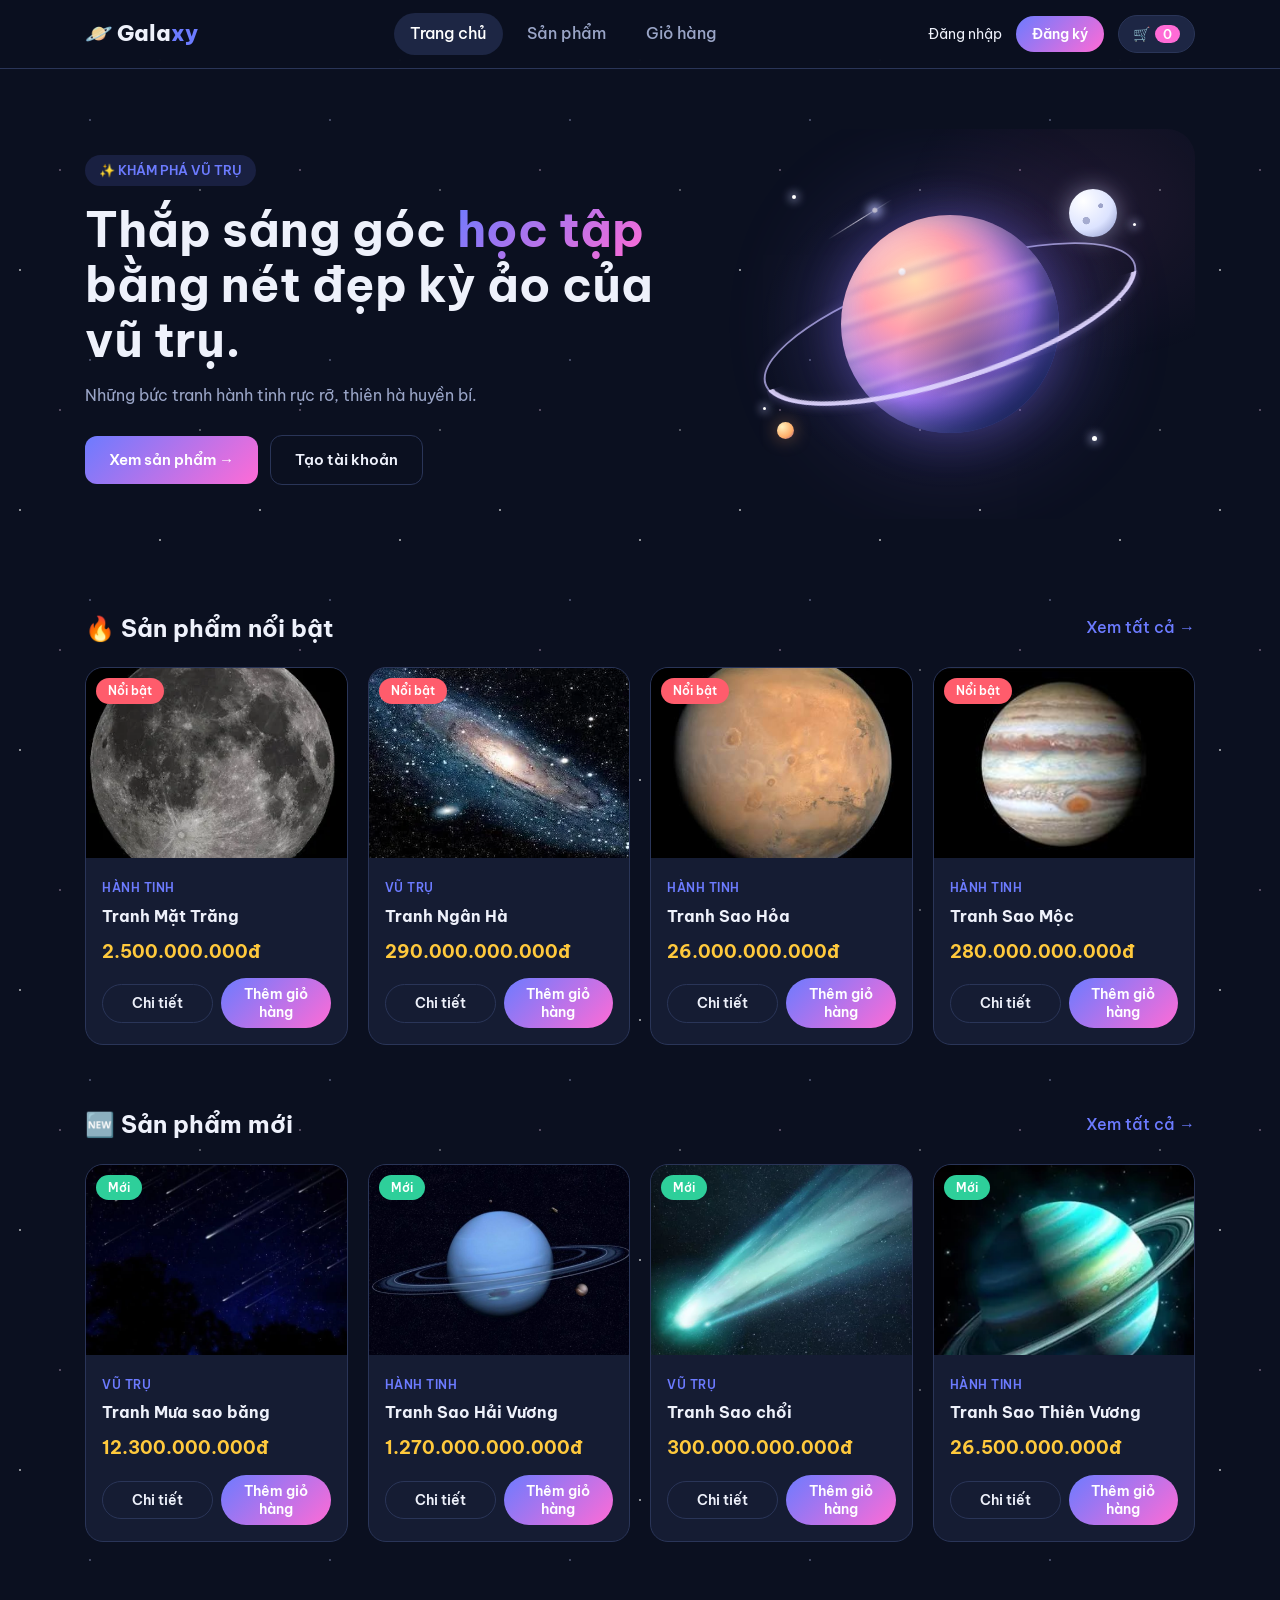
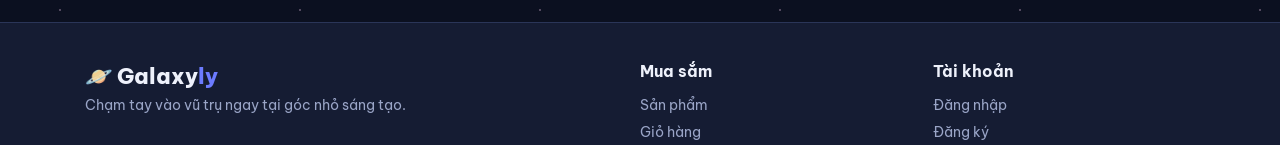
<file: index.html>
<!doctype html>
<html lang="vi">
  <head>
    <meta charset="UTF-8" />
    <meta name="viewport" content="width=device-width, initial-scale=1" />
    <title>Gadgetly - Trang chủ</title>
    <link rel="preconnect" href="https://fonts.googleapis.com" />
    <link
      href="https://fonts.googleapis.com/css2?family=Be+Vietnam+Pro:wght@400;500;600;700;800&display=swap"
      rel="stylesheet"
    />
    <link rel="stylesheet" href="css/Style.css" />
  </head>
  <body>
    <header class="header">
      <div class="container header-inner">
        <a class="logo" href="index.html">🪐 Gala<span>xy</span></a>

        <nav class="menu">
          <a href="index.html" class="active">Trang chủ</a>
          <a href="products.html">Sản phẩm</a>
          <a href="cart.html">Giỏ hàng</a>
        </nav>

        <div class="user-area">
          <div id="guestBox">
            <a href="Login.html">Đăng nhập</a>
            <a class="btn btn-small" href="Register.html">Đăng ký</a>
          </div>
          <div id="userBox" class="hidden">
            <span id="userName"></span>
            <button id="logoutBtn" class="btn btn-small btn-outline">Đăng xuất</button>
          </div>
          <a class="cart-link" href="cart.html">🛒 <span id="cartCount">0</span></a>
        </div>
      </div>
    </header>

    <main>
      <section class="hero container">
        <div class="hero-text">
          <span class="badge">✨ KHÁM PHÁ VŨ TRỤ</span>
          <h1>
            Thắp sáng góc <span class="gradient-text"> học tập</span> bằng nét đẹp kỳ ảo của vũ trụ.
          </h1>
          <p>Những bức tranh hành tinh rực rỡ, thiên hà huyền bí.</p>
          <a class="btn" href="products.html">Xem sản phẩm →</a>
          <a class="btn btn-outline" href="Register.html">Tạo tài khoản</a>
        </div>
        <div class="hero-art" aria-hidden="true">
          <span class="star star-one"></span>
          <span class="star star-two"></span>
          <span class="star star-three"></span>
          <span class="star star-four"></span>
          <span class="shooting-star"></span>
          <div class="planet-scene">
            <div class="planet-halo"></div>
            <div class="ring ring-back"></div>
            <div class="planet"></div>
            <div class="ring ring-front"></div>
            <div class="moon"></div>
            <div class="tiny-planet"></div>
          </div>
        </div>
      </section>

      <section class="container section">
        <div class="section-head">
          <h2>🔥 Sản phẩm nổi bật</h2>
          <a href="products.html">Xem tất cả →</a>
        </div>
        <div class="product-grid" id="featuredList"></div>
      </section>

      <section class="container section">
        <div class="section-head">
          <h2>🆕 Sản phẩm mới</h2>
          <a href="products.html">Xem tất cả →</a>
        </div>
        <div class="product-grid" id="newList"></div>
      </section>
    </main>
    <footer class="footer">
      <div class="container footer-inner">
        <div>
          <div class="logo">🪐 Galaxy<span>ly</span></div>
          <p class="muted">Chạm tay vào vũ trụ ngay tại góc nhỏ sáng tạo.</p>
        </div>
        <div>
          <h4>Mua sắm</h4>
          <a href="products.html">Sản phẩm</a>
          <a href="cart.html">Giỏ hàng</a>
        </div>
        <div>
          <h4>Tài khoản</h4>
          <a href="Login.html">Đăng nhập</a>
          <a href="Register.html">Đăng ký</a>
        </div>
      </div>
    </footer>

    <div class="toast" id="toast"></div>

    <script src="js/app.js"></script>
  </body>
</html>
</file>
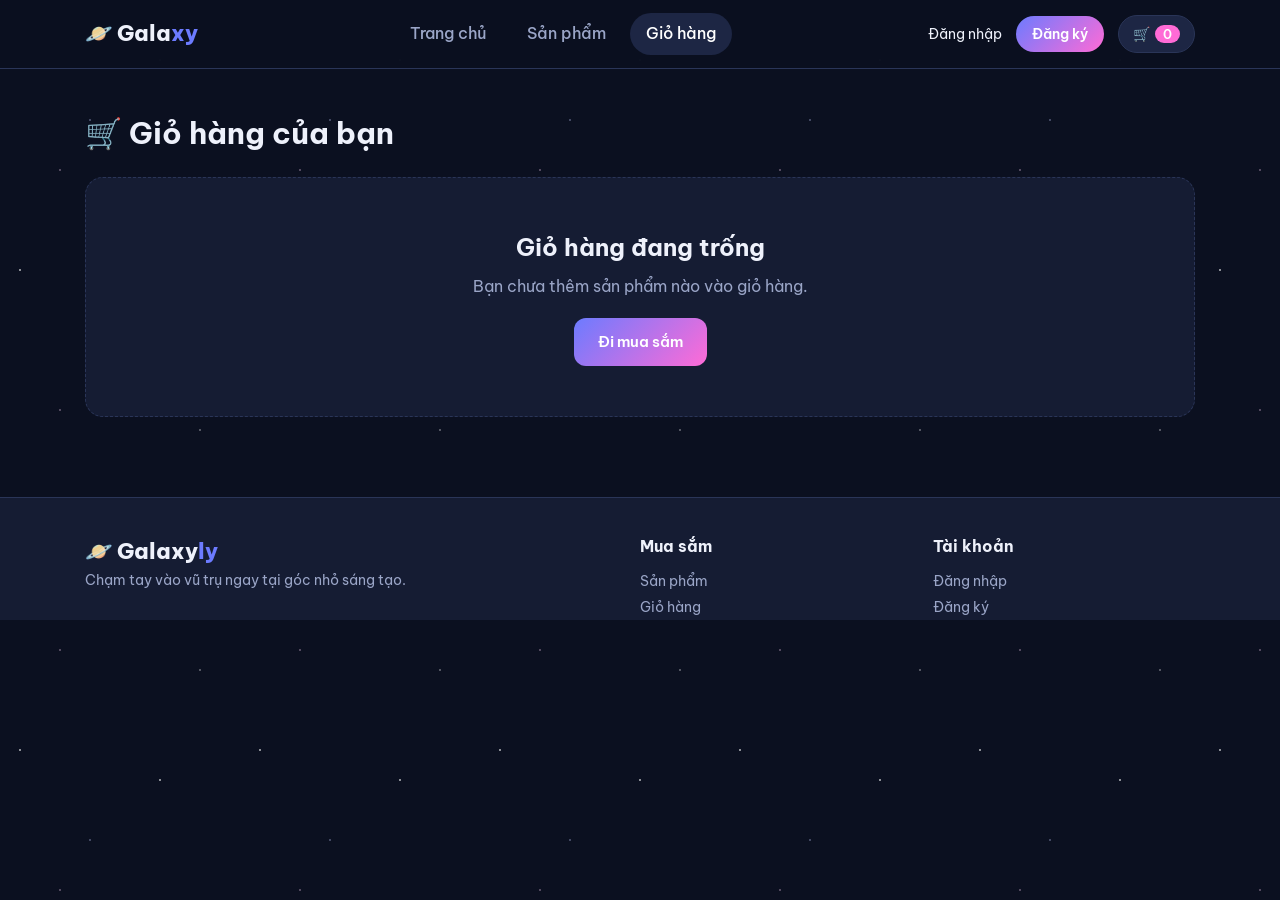
<file: cart.html>
<!doctype html>
<html lang="vi">
  <head>
    <meta charset="UTF-8" />
    <meta name="viewport" content="width=device-width, initial-scale=1" />
    <title>Gadgetly - Giỏ hàng</title>
    <link rel="preconnect" href="https://fonts.googleapis.com" />
    <link
      href="https://fonts.googleapis.com/css2?family=Be+Vietnam+Pro:wght@400;500;600;700;800&display=swap"
      rel="stylesheet"
    />
    <link rel="stylesheet" href="css/Style.css" />
  </head>
  <body>
    <header class="header">
      <div class="container header-inner">
        <a class="logo" href="index.html">🪐 Gala<span>xy</span></a>

        <nav class="menu">
          <a href="index.html">Trang chủ</a>
          <a href="products.html">Sản phẩm</a>
          <a href="cart.html" class="active">Giỏ hàng</a>
        </nav>

        <div class="user-area">
          <div id="guestBox">
            <a href="Login.html">Đăng nhập</a>
            <a class="btn btn-small" href="Register.html">Đăng ký</a>
          </div>
          <div id="userBox" class="hidden">
            <span id="userName"></span>
            <button id="logoutBtn" class="btn btn-small btn-outline">Đăng xuất</button>
          </div>
          <a class="cart-link" href="cart.html">🛒 <span id="cartCount">0</span></a>
        </div>
      </div>
    </header>

    <main class="container section">
      <h1 class="page-title">🛒 Giỏ hàng của bạn</h1>

      <div class="empty-box hidden" id="emptyCart">
        <h2>Giỏ hàng đang trống</h2>
        <p>Bạn chưa thêm sản phẩm nào vào giỏ hàng.</p>
        <a class="btn" href="products.html">Đi mua sắm</a>
      </div>

      <div class="two-col" id="cartWrapper">
        <div class="box">
          <div class="box-head">
            <h2>Sản phẩm đã chọn</h2>
            <button class="link-btn" id="clearBtn">Xóa tất cả</button>
          </div>
          <div id="cartItems"></div>
        </div>

        <div class="box summary">
          <h2>Tổng đơn hàng</h2>
          <div class="sum-row"><span>Tạm tính</span><b id="subtotal">0đ</b></div>
          <div class="sum-row total"><span>Tổng cộng</span><b id="total">0đ</b></div>

          <a class="btn btn-full" href="Checkout.html">Tiến hành thanh toán</a>
        </div>
      </div>
    </main>
    <footer class="footer">
      <div class="container footer-inner">
        <div>
          <div class="logo">🪐 Galaxy<span>ly</span></div>
          <p class="muted">Chạm tay vào vũ trụ ngay tại góc nhỏ sáng tạo.</p>
        </div>
        <div>
          <h4>Mua sắm</h4>
          <a href="products.html">Sản phẩm</a>
          <a href="cart.html">Giỏ hàng</a>
        </div>
        <div>
          <h4>Tài khoản</h4>
          <a href="Login.html">Đăng nhập</a>
          <a href="Register.html">Đăng ký</a>
        </div>
      </div>
    </footer>

    <div class="toast" id="toast"></div>

    <script src="js/app.js"></script>
  </body>
</html>
</file>
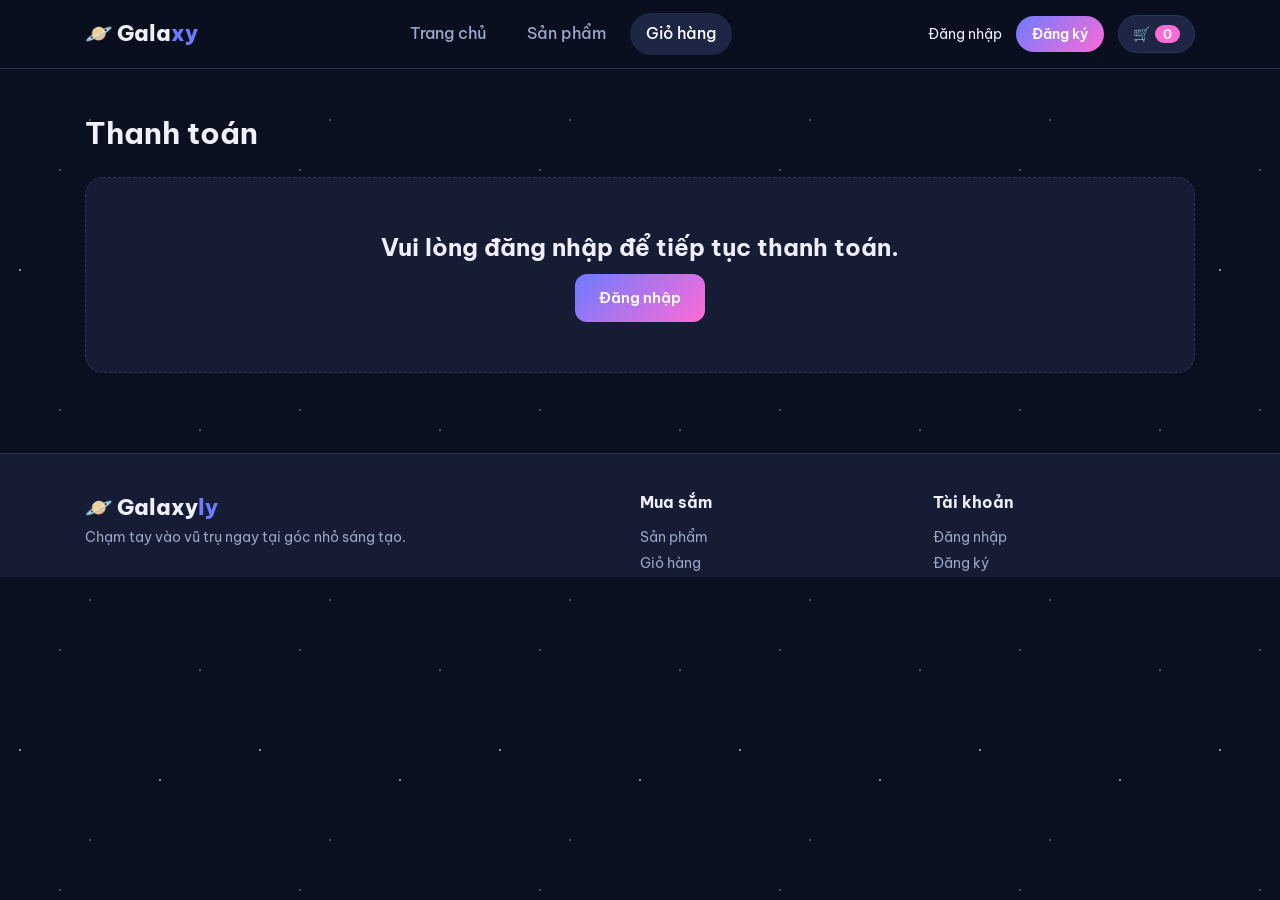
<file: Checkout.html>
<!doctype html>
<html lang="vi">
  <head>
    <meta charset="UTF-8" />
    <meta name="viewport" content="width=device-width, initial-scale=1" />
    <title>Gadgetly - Thanh toán</title>
    <link rel="preconnect" href="https://fonts.googleapis.com" />
    <link
      href="https://fonts.googleapis.com/css2?family=Be+Vietnam+Pro:wght@400;500;600;700;800&display=swap"
      rel="stylesheet"
    />
    <link rel="stylesheet" href="css/Style.css" />
  </head>
  <body>
    <header class="header">
      <div class="container header-inner">
        <a class="logo" href="index.html">🪐 Gala<span>xy</span></a>

        <nav class="menu">
          <a href="index.html">Trang chủ</a>
          <a href="products.html">Sản phẩm</a>
          <a href="cart.html" class="active">Giỏ hàng</a>
        </nav>

        <div class="user-area">
          <div id="guestBox">
            <a href="Login.html">Đăng nhập</a>
            <a class="btn btn-small" href="Register.html">Đăng ký</a>
          </div>
          <div id="userBox" class="hidden">
            <span id="userName"></span>
            <button id="logoutBtn" class="btn btn-small btn-outline">Đăng xuất</button>
          </div>
          <a class="cart-link" href="cart.html">🛒 <span id="cartCount">0</span></a>
        </div>
      </div>
    </header>

    <main class="container section">
      <h1 class="page-title">Thanh toán</h1>

      <div class="empty-box hidden" id="checkoutEmpty">
        <h2>Chưa có sản phẩm để thanh toán</h2>
        <a class="btn" href="products.html">Đi mua sắm</a>
      </div>

      <div class="empty-box hidden" id="checkoutDone">
        <h2>🎉 Cảm ơn bạn đã đặt hàng!</h2>
        <p>Đơn hàng của bạn đã được ghi nhận (mô phỏng).</p>
        <a class="btn" href="index.html">Về trang chủ</a>
      </div>

      <div class="two-col" id="checkoutWrapper">
        <div class="box">
          <h2>Thông tin khách hàng</h2>
          <form id="checkoutForm">
            <label for="fullName">Họ và tên</label>
            <input type="text" id="fullName" required />

            <div class="form-row">
              <div>
                <label for="phone">Số điện thoại</label>
                <input type="tel" id="phone" required />
              </div>
              <div>
                <label for="email">Email</label>
                <input type="email" id="email" required />
              </div>
            </div>

            <h2 class="sub-title">Địa chỉ giao hàng</h2>
            <label for="address">Số nhà, tên đường</label>
            <input type="text" id="address" required />

            <div class="form-row">
              <div>
                <label for="district">Quận / Huyện</label>
                <input type="text" id="district" required />
              </div>
              <div>
                <label for="city">Tỉnh / Thành phố</label>
                <input type="text" id="city" required />
              </div>
            </div>

            <label for="note">Ghi chú (không bắt buộc)</label>
            <textarea id="note" rows="3"></textarea>

            <label>Hình thức thanh toán</label>
            <div class="pay-options">
              <label class="pay"
                ><input type="radio" name="pay" checked /> Thanh toán khi nhận hàng</label
              >
              <label class="pay"><input type="radio" name="pay" /> Chuyển khoản ngân hàng</label>
            </div>

            <button type="submit" class="btn btn-full">Xác nhận đặt hàng</button>
          </form>
        </div>

        <div class="box summary">
          <h2>Đơn hàng của bạn</h2>
          <div id="orderItems"></div>
          <div class="sum-row"><span>Tạm tính</span><b id="subtotal">0đ</b></div>
          <div class="sum-row total"><span>Tổng cộng</span><b id="total">0đ</b></div>
        </div>
      </div>
    </main>
    <footer class="footer">
      <div class="container footer-inner">
        <div>
          <div class="logo">🪐 Galaxy<span>ly</span></div>
          <p class="muted">Chạm tay vào vũ trụ ngay tại góc nhỏ sáng tạo.</p>
        </div>
        <div>
          <h4>Mua sắm</h4>
          <a href="products.html">Sản phẩm</a>
          <a href="cart.html">Giỏ hàng</a>
        </div>
        <div>
          <h4>Tài khoản</h4>
          <a href="Login.html">Đăng nhập</a>
          <a href="Register.html">Đăng ký</a>
        </div>
      </div>
    </footer>

    <div class="toast" id="toast"></div>

    <script src="js/app.js"></script>
  </body>
</html>
</file>
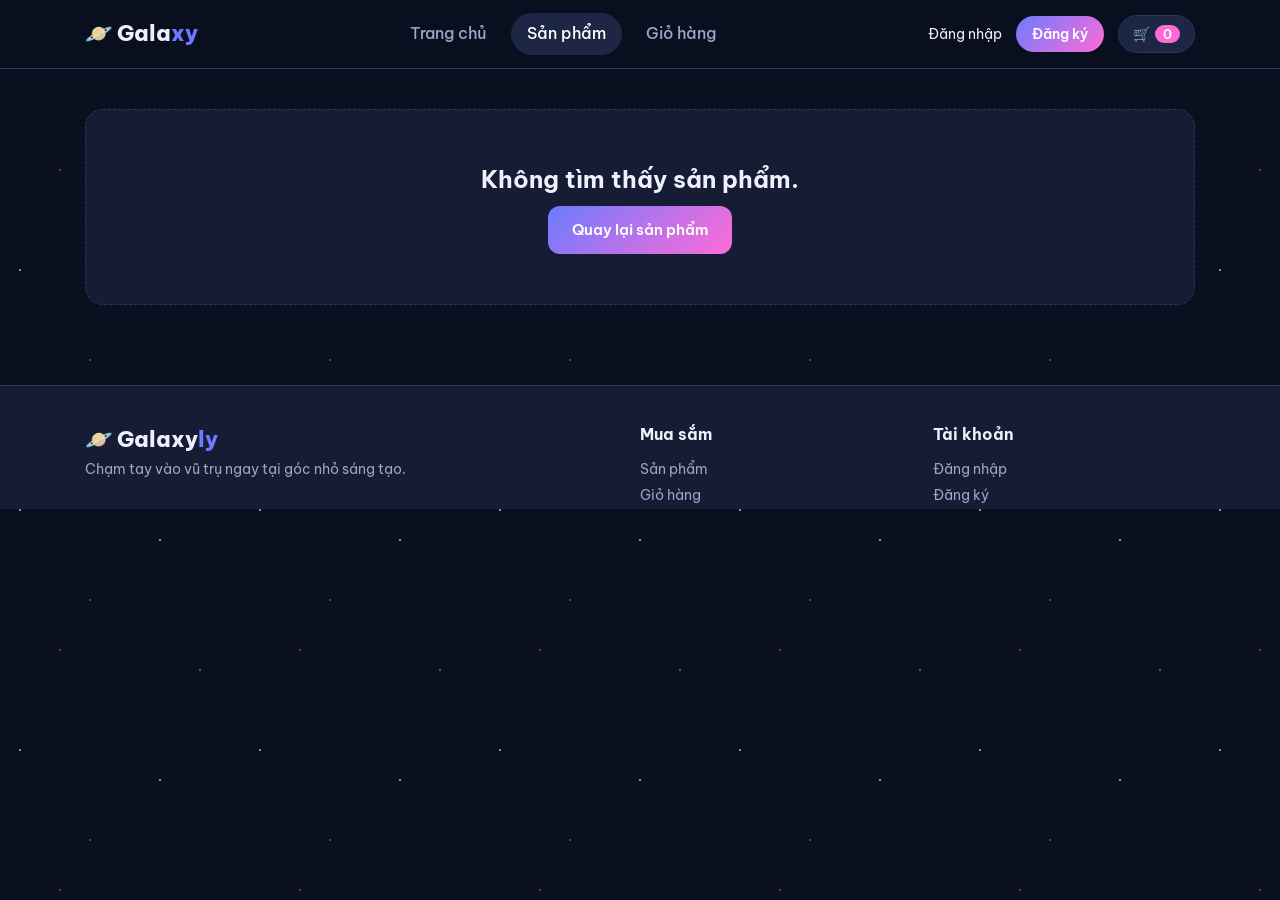
<file: Detail.html>
<!doctype html>
<html lang="vi">
  <head>
    <meta charset="UTF-8" />
    <meta name="viewport" content="width=device-width, initial-scale=1" />
    <title>Gadgetly - Chi tiết sản phẩm</title>
    <link rel="preconnect" href="https://fonts.googleapis.com" />
    <link
      href="https://fonts.googleapis.com/css2?family=Be+Vietnam+Pro:wght@400;500;600;700;800&display=swap"
      rel="stylesheet"
    />
    <link rel="stylesheet" href="css/Style.css" />
  </head>
  <body>
    <header class="header">
      <div class="container header-inner">
        <a class="logo" href="index.html">🪐 Gala<span>xy</span></a>

        <nav class="menu">
          <a href="index.html">Trang chủ</a>
          <a href="products.html" class="active">Sản phẩm</a>
          <a href="cart.html">Giỏ hàng</a>
        </nav>

        <div class="user-area">
          <div id="guestBox">
            <a href="Login.html">Đăng nhập</a>
            <a class="btn btn-small" href="Register.html">Đăng ký</a>
          </div>
          <div id="userBox" class="hidden">
            <span id="userName"></span>
            <button id="logoutBtn" class="btn btn-small btn-outline">Đăng xuất</button>
          </div>
          <a class="cart-link" href="cart.html">🛒 <span id="cartCount">0</span></a>
        </div>
      </div>
    </header>

    <main class="container section">
      <div id="detailBox"></div>

      <div id="relatedSection" class="section">
        <div class="section-head">
          <h2>Sản phẩm liên quan</h2>
        </div>
        <div class="product-grid" id="relatedList"></div>
      </div>
    </main>
    <footer class="footer">
      <div class="container footer-inner">
        <div>
          <div class="logo">🪐 Galaxy<span>ly</span></div>
          <p class="muted">Chạm tay vào vũ trụ ngay tại góc nhỏ sáng tạo.</p>
        </div>
        <div>
          <h4>Mua sắm</h4>
          <a href="products.html">Sản phẩm</a>
          <a href="cart.html">Giỏ hàng</a>
        </div>
        <div>
          <h4>Tài khoản</h4>
          <a href="Login.html">Đăng nhập</a>
          <a href="Register.html">Đăng ký</a>
        </div>
      </div>
    </footer>

    <div class="toast" id="toast"></div>

    <script src="js/app.js"></script>
  </body>
</html>
</file>
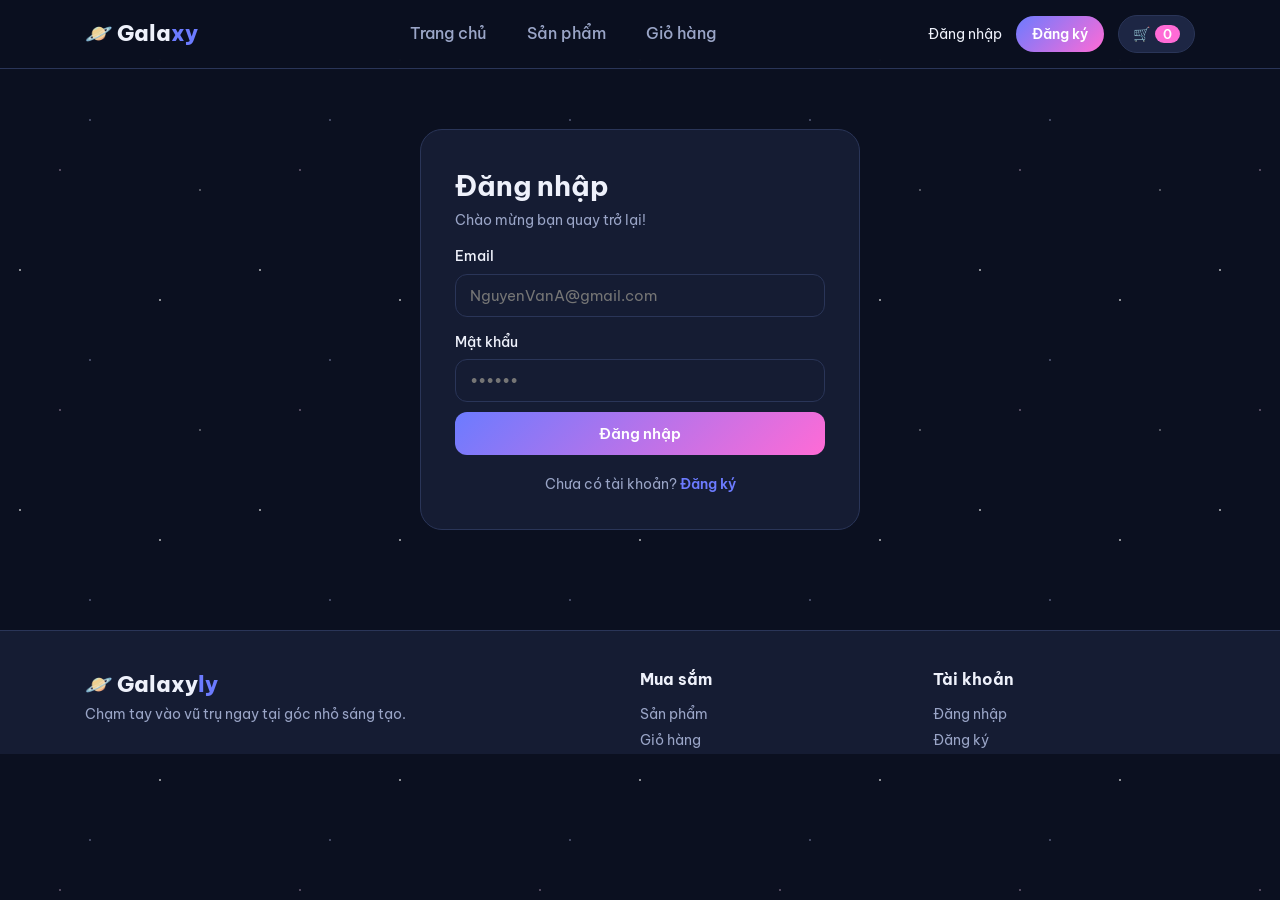
<file: Login.html>
<!doctype html>
<html lang="vi">
  <head>
    <meta charset="UTF-8" />
    <meta name="viewport" content="width=device-width, initial-scale=1" />
    <title>Gadgetly - Đăng nhập</title>
    <link rel="preconnect" href="https://fonts.googleapis.com" />
    <link
      href="https://fonts.googleapis.com/css2?family=Be+Vietnam+Pro:wght@400;500;600;700;800&display=swap"
      rel="stylesheet"
    />
    <link rel="stylesheet" href="css/Style.css" />
  </head>
  <body>
    <header class="header">
      <div class="container header-inner">
        <a class="logo" href="index.html">🪐 Gala<span>xy</span></a>

        <nav class="menu">
          <a href="index.html">Trang chủ</a>
          <a href="products.html">Sản phẩm</a>
          <a href="cart.html">Giỏ hàng</a>
        </nav>

        <div class="user-area">
          <div id="guestBox">
            <a href="Login.html">Đăng nhập</a>
            <a class="btn btn-small" href="Register.html">Đăng ký</a>
          </div>
          <div id="userBox" class="hidden">
            <span id="userName"></span>
            <button id="logoutBtn" class="btn btn-small btn-outline">Đăng xuất</button>
          </div>
          <a class="cart-link" href="cart.html">🛒 <span id="cartCount">0</span></a>
        </div>
      </div>
    </header>

    <main class="container section">
      <div class="auth-box">
        <h1>Đăng nhập</h1>
        <p class="muted">Chào mừng bạn quay trở lại!</p>

        <form id="loginForm" novalidate>
          <label for="email">Email</label>
          <input type="email" id="email" placeholder="NguyenVanA@gmail.com" />

          <label for="password">Mật khẩu</label>
          <input type="password" id="password" placeholder="••••••" />

          <p class="msg" id="formMessage"></p>
          <button type="submit" class="btn btn-full">Đăng nhập</button>
        </form>

        <p class="auth-link">Chưa có tài khoản? <a href="Register.html">Đăng ký</a></p>
      </div>
    </main>
    <footer class="footer">
      <div class="container footer-inner">
        <div>
          <div class="logo">🪐 Galaxy<span>ly</span></div>
          <p class="muted">Chạm tay vào vũ trụ ngay tại góc nhỏ sáng tạo.</p>
        </div>
        <div>
          <h4>Mua sắm</h4>
          <a href="products.html">Sản phẩm</a>
          <a href="cart.html">Giỏ hàng</a>
        </div>
        <div>
          <h4>Tài khoản</h4>
          <a href="Login.html">Đăng nhập</a>
          <a href="Register.html">Đăng ký</a>
        </div>
      </div>
    </footer>

    <div class="toast" id="toast"></div>

    <script src="js/app.js"></script>
  </body>
</html>
</file>
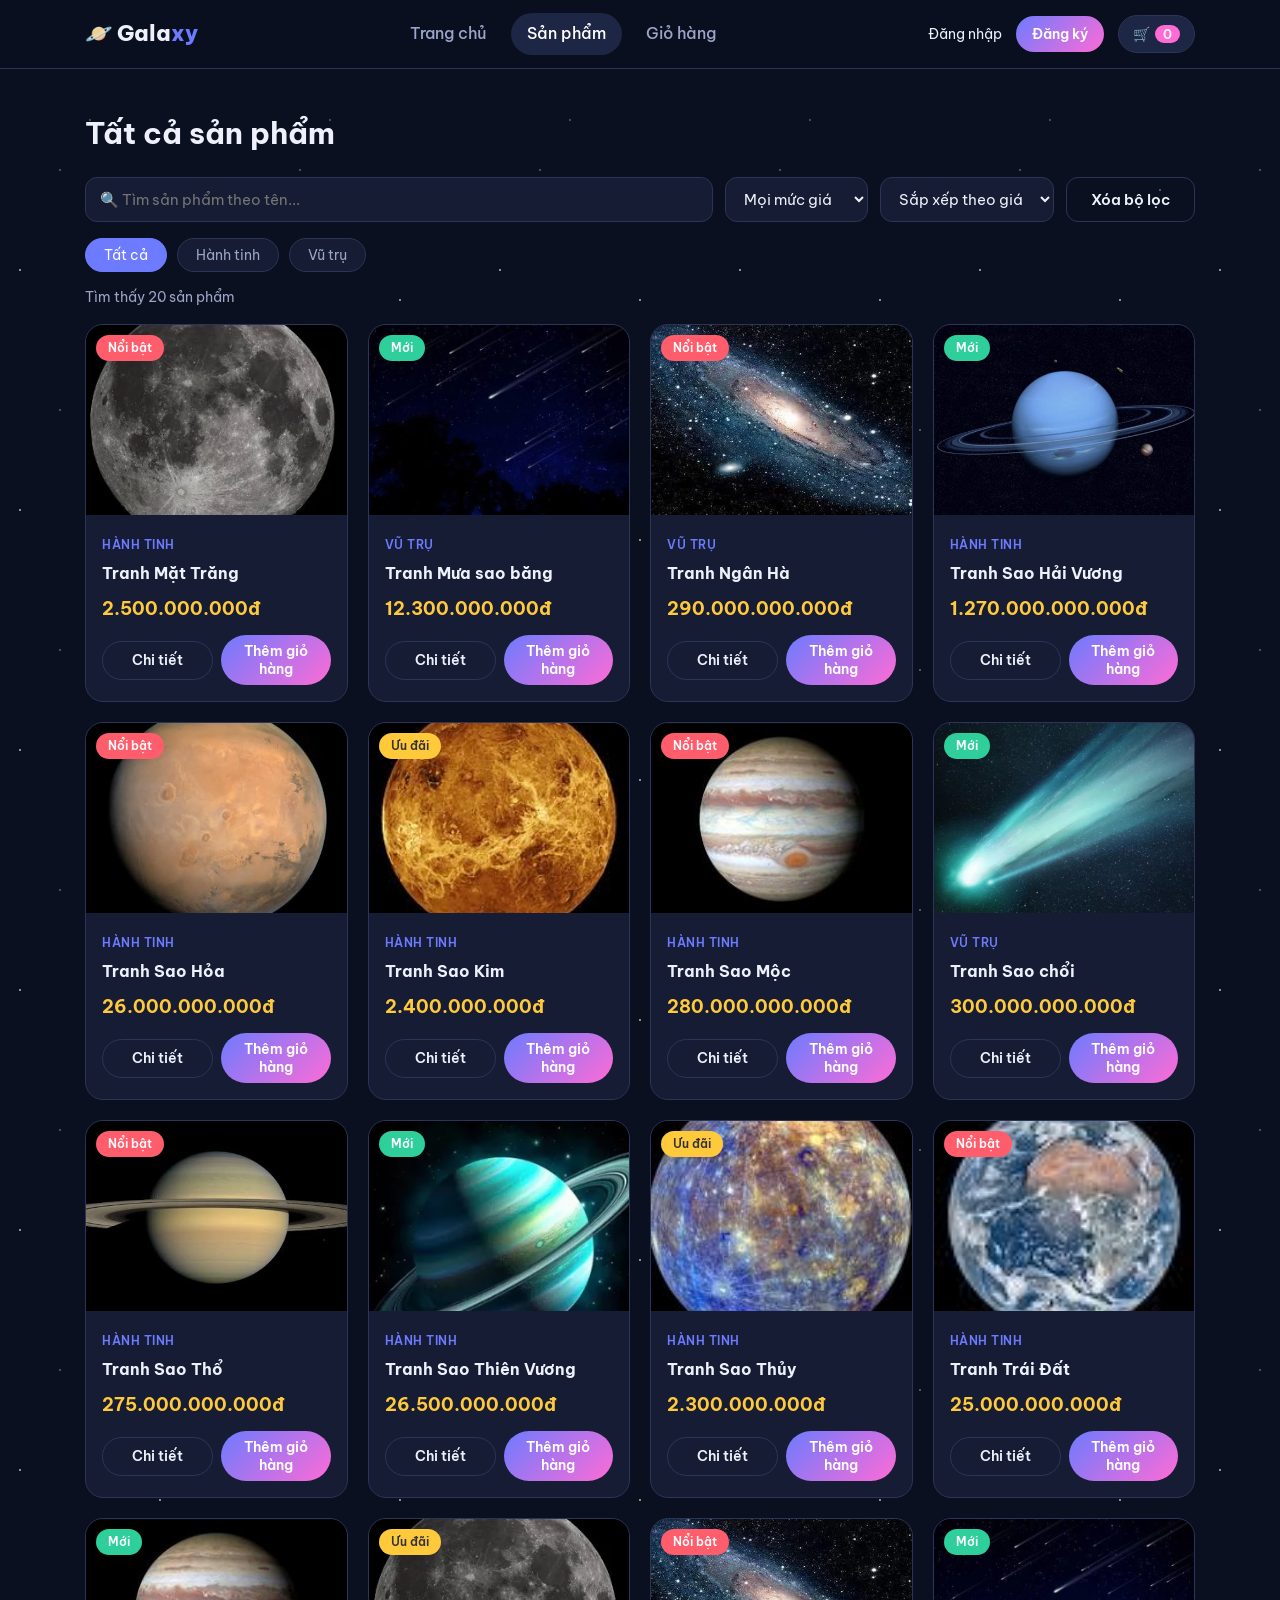
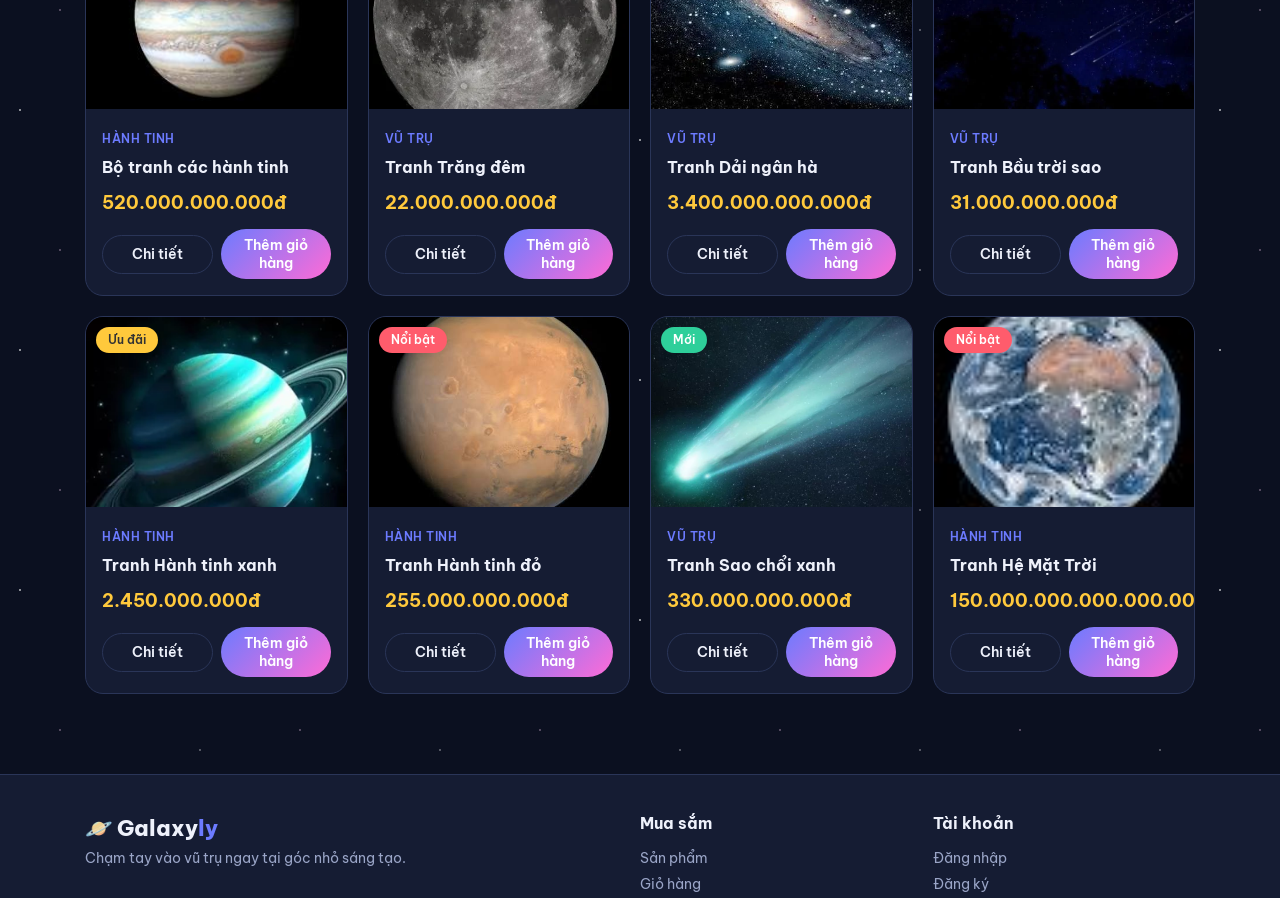
<file: products.html>
<!doctype html>
<html lang="vi">
  <head>
    <meta charset="UTF-8" />
    <meta name="viewport" content="width=device-width, initial-scale=1" />
    <title>Gadgetly - Sản phẩm</title>
    <link rel="preconnect" href="https://fonts.googleapis.com" />
    <link
      href="https://fonts.googleapis.com/css2?family=Be+Vietnam+Pro:wght@400;500;600;700;800&display=swap"
      rel="stylesheet"
    />
    <link rel="stylesheet" href="css/Style.css" />
  </head>
  <body>
    <header class="header">
      <div class="container header-inner">
        <a class="logo" href="index.html">🪐 Gala<span>xy</span></a>

        <nav class="menu">
          <a href="index.html">Trang chủ</a>
          <a href="products.html" class="active">Sản phẩm</a>
          <a href="cart.html">Giỏ hàng</a>
        </nav>

        <div class="user-area">
          <div id="guestBox">
            <a href="Login.html">Đăng nhập</a>
            <a class="btn btn-small" href="Register.html">Đăng ký</a>
          </div>
          <div id="userBox" class="hidden">
            <span id="userName"></span>
            <button id="logoutBtn" class="btn btn-small btn-outline">Đăng xuất</button>
          </div>
          <a class="cart-link" href="cart.html">🛒 <span id="cartCount">0</span></a>
        </div>
      </div>
    </header>

    <main class="container section">
      <h1 class="page-title">Tất cả sản phẩm</h1>

      <div class="toolbar">
        <input type="search" id="searchInput" placeholder="🔍 Tìm sản phẩm theo tên..." />

        <select id="priceSelect">
          <option value="all">Mọi mức giá</option>
          <option value="low">Dưới 10 tỷ</option>
          <option value="mid">10 tỷ - 100 tỷ</option>
          <option value="high">Trên 100 tỷ</option>
        </select>

        <select id="sortSelect">
          <option value="default">Sắp xếp theo giá</option>
          <option value="asc">Giá tăng dần</option>
          <option value="desc">Giá giảm dần</option>
        </select>

        <button id="resetBtn" class="btn btn-outline">Xóa bộ lọc</button>
      </div>

      <div class="chips" id="categoryBox"></div>

      <p class="muted" id="resultCount"></p>

      <div class="product-grid" id="productList"></div>

      <div class="empty-box hidden" id="emptyMessage">
        <h2>😢 Không tìm thấy sản phẩm</h2>
        <p>Hãy thử đổi từ khóa hoặc bấm "Xóa bộ lọc".</p>
      </div>
    </main>
    <footer class="footer">
      <div class="container footer-inner">
        <div>
          <div class="logo">🪐 Galaxy<span>ly</span></div>
          <p class="muted">Chạm tay vào vũ trụ ngay tại góc nhỏ sáng tạo.</p>
        </div>
        <div>
          <h4>Mua sắm</h4>
          <a href="products.html">Sản phẩm</a>
          <a href="cart.html">Giỏ hàng</a>
        </div>
        <div>
          <h4>Tài khoản</h4>
          <a href="Login.html">Đăng nhập</a>
          <a href="Register.html">Đăng ký</a>
        </div>
      </div>
    </footer>

    <div class="toast" id="toast"></div>

    <script src="js/app.js"></script>
  </body>
</html>
</file>
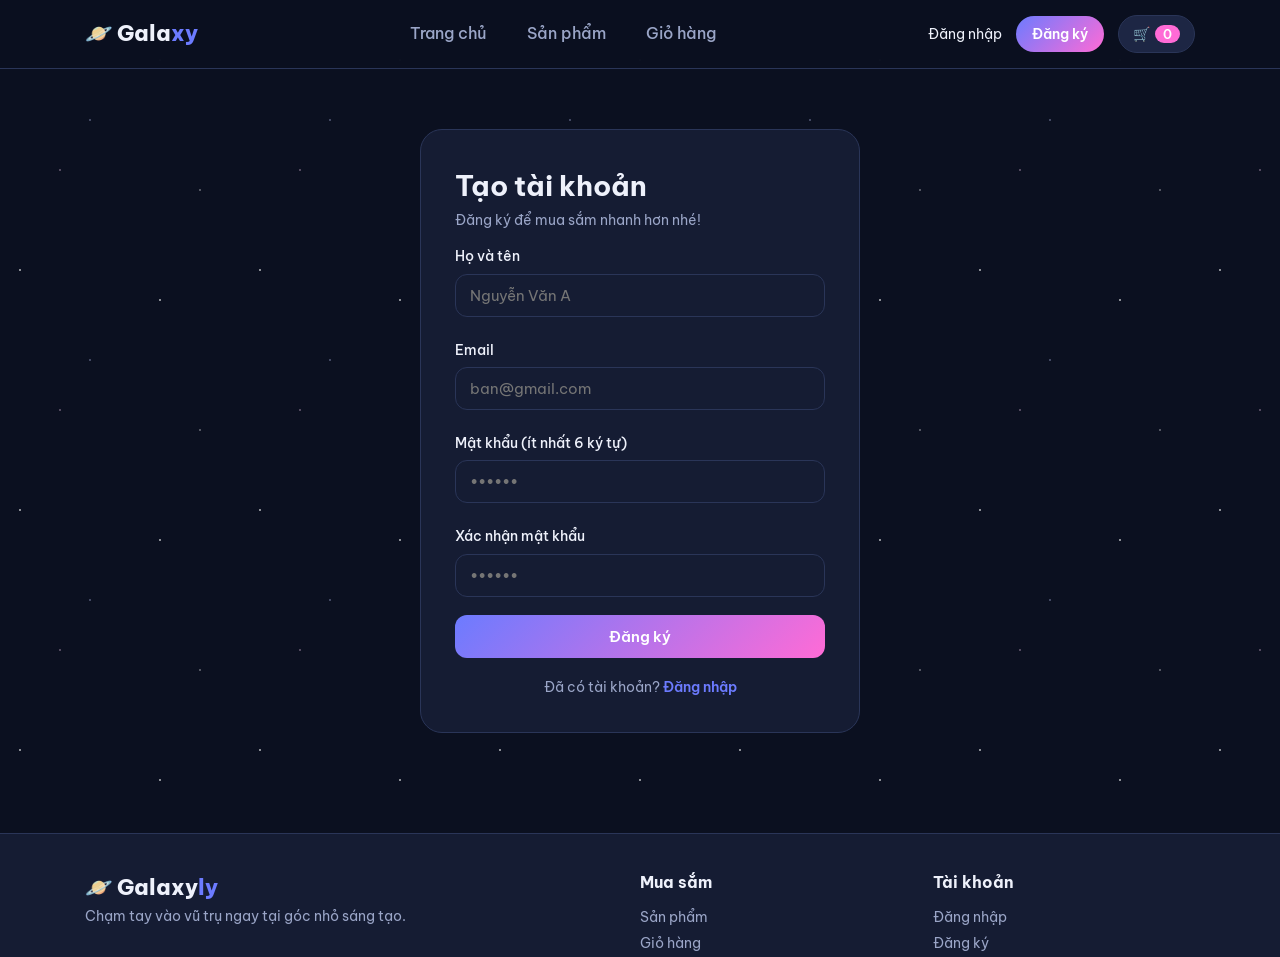
<file: Register.html>
<!doctype html>
<html lang="vi">
  <head>
    <meta charset="UTF-8" />
    <meta name="viewport" content="width=device-width, initial-scale=1" />
    <title>Gadgetly - Đăng ký</title>
    <link rel="preconnect" href="https://fonts.googleapis.com" />
    <link
      href="https://fonts.googleapis.com/css2?family=Be+Vietnam+Pro:wght@400;500;600;700;800&display=swap"
      rel="stylesheet"
    />
    <link rel="stylesheet" href="css/Style.css" />
  </head>
  <body>
    <header class="header">
      <div class="container header-inner">
        <a class="logo" href="index.html">🪐 Gala<span>xy</span></a>

        <nav class="menu">
          <a href="index.html">Trang chủ</a>
          <a href="products.html">Sản phẩm</a>
          <a href="cart.html">Giỏ hàng</a>
        </nav>

        <div class="user-area">
          <div id="guestBox">
            <a href="Login.html">Đăng nhập</a>
            <a class="btn btn-small" href="Register.html">Đăng ký</a>
          </div>
          <div id="userBox" class="hidden">
            <span id="userName"></span>
            <button id="logoutBtn" class="btn btn-small btn-outline">Đăng xuất</button>
          </div>
          <a class="cart-link" href="cart.html">🛒 <span id="cartCount">0</span></a>
        </div>
      </div>
    </header>

    <main class="container section">
      <div class="auth-box">
        <h1>Tạo tài khoản</h1>
        <p class="muted">Đăng ký để mua sắm nhanh hơn nhé!</p>

        <form id="registerForm" novalidate>
          <label for="name">Họ và tên</label>
          <input type="text" id="name" placeholder="Nguyễn Văn A" />
          <p class="error" id="nameError"></p>

          <label for="email">Email</label>
          <input type="email" id="email" placeholder="ban@gmail.com" />
          <p class="error" id="emailError"></p>

          <label for="password">Mật khẩu (ít nhất 6 ký tự)</label>
          <input type="password" id="password" placeholder="••••••" />
          <p class="error" id="passwordError"></p>

          <label for="confirm">Xác nhận mật khẩu</label>
          <input type="password" id="confirm" placeholder="••••••" />
          <p class="error" id="confirmError"></p>

          <p class="msg" id="formMessage"></p>
          <button type="submit" class="btn btn-full">Đăng ký</button>
        </form>

        <p class="auth-link">Đã có tài khoản? <a href="Login.html">Đăng nhập</a></p>
      </div>
    </main>
    <footer class="footer">
      <div class="container footer-inner">
        <div>
          <div class="logo">🪐 Galaxy<span>ly</span></div>
          <p class="muted">Chạm tay vào vũ trụ ngay tại góc nhỏ sáng tạo.</p>
        </div>
        <div>
          <h4>Mua sắm</h4>
          <a href="products.html">Sản phẩm</a>
          <a href="cart.html">Giỏ hàng</a>
        </div>
        <div>
          <h4>Tài khoản</h4>
          <a href="Login.html">Đăng nhập</a>
          <a href="Register.html">Đăng ký</a>
        </div>
      </div>
    </footer>

    <div class="toast" id="toast"></div>

    <script src="js/app.js"></script>
  </body>
</html>
</file>
<file: css/Style.css>
:root {
  --bg: #0b1020;
  --card: #151c33;
  --card-light: #1d2644;
  --text: #eef1fb;
  --muted: #9aa5c7;
  --border: #2a3558;
  --primary: #6c7bff;
  --primary-dark: #4f5fe8;
  --pink: #ff6bd6;
  --green: #2ecf9a;
  --red: #ff5c6c;
  --yellow: #ffc93c;
}

* {
  margin: 0;
  padding: 0;
  box-sizing: border-box;
}

body {
  font-family: "Be Vietnam Pro", Arial, sans-serif;
  background-color: var(--bg);
  background-image:
    radial-gradient(1.5px 1.5px at 20px 30px, #ffffff, transparent),
    radial-gradient(1px 1px at 90px 120px, #c8d0ff, transparent),
    radial-gradient(1.5px 1.5px at 160px 60px, #ffffff, transparent),
    radial-gradient(1px 1px at 60px 170px, #ffd6f6, transparent),
    radial-gradient(1px 1px at 200px 190px, #ffffff, transparent);
  background-size: 240px 240px;
  color: var(--text);
  line-height: 1.6;
}

a {
  color: inherit;
  text-decoration: none;
}

img {
  max-width: 100%;
  display: block;
}

ul {
  list-style: none;
}

.container {
  max-width: 1150px;
  margin: 0 auto;
  padding: 0 20px;
}

.hidden {
  display: none !important;
}

.muted {
  color: var(--muted);
  font-size: 14px;
}

.btn {
  display: inline-block;
  background: linear-gradient(135deg, var(--primary), var(--pink));
  color: #fff;
  border: none;
  padding: 12px 24px;
  border-radius: 12px;
  font-family: inherit;
  font-size: 15px;
  font-weight: 600;
  cursor: pointer;
  text-align: center;
  transition:
    transform 0.2s,
    box-shadow 0.2s;
}

.btn:hover {
  transform: translateY(-2px);
  box-shadow: 0 8px 20px rgba(108, 123, 255, 0.4);
}

.btn-outline {
  background: transparent;
  border: 1px solid var(--border);
  color: var(--text);
}

.btn-outline:hover {
  border-color: var(--primary);
  box-shadow: none;
}

.btn-small {
  padding: 7px 16px;
  font-size: 14px;
  border-radius: 99px;
}

.btn-full {
  display: block;
  width: 100%;
}

.link-btn {
  background: none;
  border: none;
  color: var(--red);
  cursor: pointer;
  font-family: inherit;
  font-size: 14px;
}

.link-btn:hover {
  text-decoration: underline;
}

.header {
  position: sticky;
  top: 0;
  z-index: 10;
  background: rgba(11, 16, 32, 0.9);
  backdrop-filter: blur(10px);
  border-bottom: 1px solid var(--border);
}

.header-inner {
  display: flex;
  align-items: center;
  justify-content: space-between;
  gap: 20px;
  height: 68px;
}

.logo {
  font-size: 22px;
  font-weight: 800;
}

.logo span {
  color: var(--primary);
}

.menu {
  display: flex;
  gap: 8px;
}

.menu a {
  padding: 8px 16px;
  border-radius: 99px;
  color: var(--muted);
  font-weight: 500;
  transition: 0.2s;
}

.menu a:hover,
.menu a.active {
  color: #fff;
  background: var(--card-light);
}

.user-area,
.user-area > div {
  display: flex;
  align-items: center;
  gap: 14px;
  font-size: 14px;
}

.cart-link {
  background: var(--card-light);
  border: 1px solid var(--border);
  padding: 7px 14px;
  border-radius: 99px;
  font-weight: 600;
}

.cart-link span {
  background: var(--pink);
  color: #fff;
  padding: 1px 8px;
  border-radius: 99px;
  font-size: 13px;
  margin-left: 2px;
}

.hero {
  display: grid;
  grid-template-columns: 1.2fr 1fr;
  gap: 30px;
  align-items: center;
  padding-top: 60px;
  padding-bottom: 50px;
}

.badge {
  display: inline-block;
  background: rgba(108, 123, 255, 0.15);
  color: var(--primary);
  padding: 5px 14px;
  border-radius: 99px;
  font-size: 13px;
  font-weight: 600;
  margin-bottom: 16px;
}

.hero h1 {
  font-size: 48px;
  line-height: 1.15;
  margin-bottom: 16px;
}

.gradient-text {
  background: linear-gradient(135deg, var(--primary), var(--pink));
  -webkit-background-clip: text;
  background-clip: text;
  color: transparent;
}

.hero p {
  color: var(--muted);
  margin-bottom: 26px;
  max-width: 480px;
}

.hero .btn {
  margin-right: 8px;
  margin-bottom: 8px;
}

.hero-art {
  position: relative;
  height: 390px;
  display: flex;
  align-items: center;
  justify-content: center;
  isolation: isolate;
  overflow: hidden;
  border-radius: 28px;
  background:
    radial-gradient(ellipse at 50% 52%, rgba(108, 123, 255, 0.13), transparent 55%),
    radial-gradient(ellipse at 80% 20%, rgba(255, 107, 214, 0.08), transparent 35%);
}

.planet-scene {
  position: relative;
  width: min(100%, 430px);
  height: 340px;
  display: flex;
  align-items: center;
  justify-content: center;
  animation: scene-float 7s ease-in-out infinite;
}

.planet-halo {
  position: absolute;
  width: 245px;
  height: 245px;
  border-radius: 50%;
  background: #9b70ff;
  filter: blur(55px);
  opacity: 0.22;
}

.planet {
  position: relative;
  z-index: 1;
  width: 218px;
  height: 218px;
  border-radius: 50%;
  overflow: hidden;
  background:
    radial-gradient(ellipse at 28% 26%, rgba(255, 255, 255, 0.95) 0 1%, transparent 2%),
    radial-gradient(ellipse at 63% 68%, rgba(17, 22, 65, 0.44), transparent 42%),
    radial-gradient(
      circle at 34% 30%,
      #ffd6a8 0,
      #ff9eaf 25%,
      #a77bff 57%,
      #4354c9 78%,
      #171d50 100%
    );
  box-shadow:
    inset -18px -12px 34px rgba(7, 12, 39, 0.65),
    inset 10px 8px 22px rgba(255, 255, 255, 0.35),
    0 0 45px rgba(130, 112, 255, 0.32);
}

.planet::before {
  position: absolute;
  content: "";
  inset: 18% -12%;
  border-radius: 50%;
  background: repeating-linear-gradient(
    174deg,
    transparent 0 13px,
    rgba(255, 231, 230, 0.2) 14px 18px,
    rgba(92, 82, 184, 0.16) 19px 25px,
    transparent 26px 34px
  );
  transform: rotate(-12deg);
  filter: blur(2px);
}

.planet::after {
  position: absolute;
  content: "";
  top: 12%;
  left: 14%;
  width: 34%;
  height: 22%;
  border-radius: 50%;
  background: rgba(255, 255, 255, 0.2);
  filter: blur(18px);
}

.ring {
  position: absolute;
  left: 50%;
  top: 50%;
  width: 390px;
  height: 116px;
  border: 2px solid rgba(198, 190, 255, 0.72);
  border-radius: 50%;
  transform: translate(-50%, -50%) rotate(-18deg);
}

.ring-back {
  z-index: 0;
  box-shadow: 0 0 12px rgba(173, 156, 255, 0.2);
}

.ring-front {
  z-index: 2;
  clip-path: polygon(0 56%, 100% 56%, 100% 100%, 0 100%);
  border-width: 5px;
  border-color: rgba(226, 216, 255, 0.9);
  filter: drop-shadow(0 0 5px rgba(176, 157, 255, 0.35));
}

.moon {
  position: absolute;
  z-index: 3;
  top: 35px;
  right: 48px;
  width: 48px;
  height: 48px;
  border-radius: 50%;
  background:
    radial-gradient(circle at 66% 35%, rgba(138, 145, 188, 0.8) 0 5%, transparent 6%),
    radial-gradient(circle at 36% 66%, rgba(138, 145, 188, 0.7) 0 8%, transparent 9%),
    radial-gradient(circle at 30% 25%, #fff, #dce3ff 58%, #8690c5);
  box-shadow: 0 0 24px rgba(211, 218, 255, 0.48);
  animation: moon-float 5s ease-in-out infinite;
}

.tiny-planet {
  position: absolute;
  z-index: 1;
  left: 42px;
  bottom: 55px;
  width: 17px;
  height: 17px;
  border-radius: 50%;
  background: radial-gradient(circle at 30% 28%, #fff2bf, #ffad68 62%, #9e568d);
  box-shadow: 0 0 18px rgba(255, 173, 104, 0.45);
}

.star {
  position: absolute;
  z-index: 2;
  width: 4px;
  height: 4px;
  border-radius: 50%;
  background: #fff;
  box-shadow: 0 0 10px 2px rgba(199, 207, 255, 0.72);
  animation: twinkle 2.8s ease-in-out infinite alternate;
}

.star-one {
  top: 17%;
  left: 18%;
}
.star-two {
  top: 24%;
  right: 12%;
  width: 3px;
  height: 3px;
  animation-delay: 0.8s;
}
.star-three {
  bottom: 20%;
  right: 20%;
  width: 5px;
  height: 5px;
  animation-delay: 1.3s;
}
.star-four {
  bottom: 28%;
  left: 12%;
  width: 3px;
  height: 3px;
  animation-delay: 0.4s;
}

.shooting-star {
  position: absolute;
  top: 23%;
  left: 24%;
  width: 76px;
  height: 1px;
  opacity: 0.75;
  background: linear-gradient(90deg, transparent, #fff, transparent);
  transform: rotate(-32deg);
  filter: drop-shadow(0 0 4px #b9c5ff);
}

.shooting-star::before {
  position: absolute;
  content: "";
  top: -2px;
  right: 18px;
  width: 5px;
  height: 5px;
  border-radius: 50%;
  background: #fff;
  box-shadow: 0 0 10px 3px #bdc8ff;
}

@keyframes scene-float {
  0%,
  100% {
    transform: translateY(0) rotate(-1deg);
  }
  50% {
    transform: translateY(-9px) rotate(1deg);
  }
}

@keyframes moon-float {
  0%,
  100% {
    transform: translateY(0);
  }
  50% {
    transform: translateY(-11px);
  }
}

@keyframes twinkle {
  from {
    opacity: 0.35;
    transform: scale(0.8);
  }
  to {
    opacity: 1;
    transform: scale(1.25);
  }
}

.section {
  padding-top: 40px;
  padding-bottom: 20px;
}

.section-head {
  display: flex;
  justify-content: space-between;
  align-items: center;
  margin-bottom: 20px;
}

.section-head h2 {
  font-size: 24px;
}

.section-head a {
  color: var(--primary);
  font-weight: 500;
}

.page-title {
  font-size: 30px;
  margin-bottom: 20px;
}

.product-grid {
  display: grid;
  grid-template-columns: repeat(4, 1fr);
  gap: 20px;
}

.product-card {
  background: var(--card);
  border: 1px solid var(--border);
  border-radius: 18px;
  overflow: hidden;
  transition:
    transform 0.25s,
    box-shadow 0.25s,
    border-color 0.25s;
}

.product-card:hover {
  transform: translateY(-6px);
  border-color: var(--primary);
  box-shadow: 0 12px 30px rgba(108, 123, 255, 0.25);
}

.product-img {
  position: relative;
  display: block;
  height: 190px;
  overflow: hidden;
  background: #000;
}

.product-img img {
  width: 100%;
  height: 100%;
  object-fit: cover;
  transition: transform 0.4s;
}

.product-card:hover .product-img img {
  transform: scale(1.08);
}

.tag {
  position: absolute;
  top: 10px;
  left: 10px;
  z-index: 1;
  padding: 3px 12px;
  border-radius: 99px;
  font-size: 12px;
  font-weight: 600;
  color: #fff;
}

.tag-hot {
  background: var(--red);
}
.tag-new {
  background: var(--green);
}
.tag-sale {
  background: var(--yellow);
  color: #333;
}

.product-info {
  padding: 16px;
}

.product-category {
  color: var(--primary);
  font-size: 12px;
  font-weight: 600;
  text-transform: uppercase;
  letter-spacing: 0.5px;
}

.product-info h3 {
  font-size: 16px;
  margin: 4px 0 8px;
}

.product-info h3 a:hover {
  color: var(--primary);
}

.product-price {
  font-size: 18px;
  font-weight: 700;
  color: var(--yellow);
  margin-bottom: 12px;
}

.card-actions {
  display: flex;
  align-items: center;
  gap: 8px;
}

.card-actions .btn {
  flex: 1;
  padding-left: 10px;
  padding-right: 10px;
}

.toolbar {
  display: flex;
  gap: 12px;
  flex-wrap: wrap;
  margin-bottom: 16px;
}

.toolbar input {
  flex: 1;
  min-width: 220px;
}

input,
select,
textarea {
  background: var(--card);
  color: var(--text);
  border: 1px solid var(--border);
  border-radius: 12px;
  padding: 11px 14px;
  font-family: inherit;
  font-size: 15px;
  outline: none;
  width: 100%;
}

.toolbar select {
  width: auto;
}

input:focus,
select:focus,
textarea:focus {
  border-color: var(--primary);
  box-shadow: 0 0 0 3px rgba(108, 123, 255, 0.2);
}

.chips {
  display: flex;
  gap: 10px;
  flex-wrap: wrap;
  margin-bottom: 14px;
}

.chip {
  background: var(--card);
  color: var(--muted);
  border: 1px solid var(--border);
  padding: 7px 18px;
  border-radius: 99px;
  font-family: inherit;
  font-size: 14px;
  cursor: pointer;
  transition: 0.2s;
}

.chip:hover {
  color: #fff;
  border-color: var(--primary);
}

.chip.active {
  background: var(--primary);
  border-color: var(--primary);
  color: #fff;
}

#resultCount {
  margin-bottom: 16px;
}

.empty-box {
  text-align: center;
  background: var(--card);
  border: 1px dashed var(--border);
  border-radius: 18px;
  padding: 50px 20px;
}

.empty-box h2 {
  margin-bottom: 8px;
}

.empty-box p {
  color: var(--muted);
  margin-bottom: 18px;
}

.detail {
  display: grid;
  grid-template-columns: 1fr 1fr;
  gap: 40px;
  background: var(--card);
  border: 1px solid var(--border);
  border-radius: 22px;
  padding: 30px;
}

.detail-img {
  background: #000;
  border-radius: 16px;
  overflow: hidden;
  min-height: 340px;
}

.detail-img img {
  width: 100%;
  height: 100%;
  object-fit: cover;
}

.detail-info h1 {
  font-size: 32px;
  margin: 6px 0 10px;
}

.detail-price {
  font-size: 28px;
  font-weight: 700;
  color: var(--yellow);
  margin-bottom: 14px;
}

.detail-desc {
  color: var(--muted);
  margin-bottom: 16px;
}

.detail-list {
  margin-bottom: 24px;
  font-size: 14px;
  line-height: 2;
}

.detail-info .btn {
  margin-right: 8px;
}

.two-col {
  display: grid;
  grid-template-columns: 1.7fr 1fr;
  gap: 24px;
  align-items: start;
}

.box {
  background: var(--card);
  border: 1px solid var(--border);
  border-radius: 18px;
  padding: 24px;
}

.box h2 {
  font-size: 20px;
  margin-bottom: 16px;
}

.box-head {
  display: flex;
  justify-content: space-between;
  align-items: center;
}

.cart-item {
  display: grid;
  grid-template-columns: 80px 1fr auto 110px 36px;
  gap: 16px;
  align-items: center;
  padding: 14px 0;
  border-top: 1px solid var(--border);
}

.cart-item img {
  width: 80px;
  height: 70px;
  object-fit: cover;
  border-radius: 10px;
}

.cart-name h3 {
  font-size: 15px;
}

.cart-name a:hover {
  color: var(--primary);
}

.qty {
  display: flex;
  align-items: center;
  gap: 4px;
  background: var(--card-light);
  border-radius: 10px;
  padding: 4px;
}

.qty button {
  width: 30px;
  height: 30px;
  border: none;
  border-radius: 8px;
  background: var(--border);
  color: #fff;
  font-size: 16px;
  cursor: pointer;
}

.qty button:hover {
  background: var(--primary);
}

.qty span {
  min-width: 30px;
  text-align: center;
  font-weight: 600;
}

.cart-line-total {
  font-weight: 700;
  color: var(--yellow);
  text-align: right;
}

.remove-btn {
  width: 32px;
  height: 32px;
  border: none;
  border-radius: 50%;
  background: rgba(255, 92, 108, 0.15);
  color: var(--red);
  cursor: pointer;
}

.remove-btn:hover {
  background: var(--red);
  color: #fff;
}

.summary {
  position: sticky;
  top: 90px;
}

.sum-row {
  display: flex;
  justify-content: space-between;
  padding: 8px 0;
  color: var(--muted);
}

.sum-row b {
  color: var(--text);
}

.sum-row.total {
  border-top: 1px solid var(--border);
  margin-top: 8px;
  padding-top: 14px;
  font-size: 18px;
  color: var(--text);
}

.sum-row.total b {
  color: var(--yellow);
  font-size: 22px;
}

.order-item {
  display: grid;
  grid-template-columns: 56px 1fr auto;
  gap: 12px;
  align-items: center;
  padding: 10px 0;
  border-bottom: 1px solid var(--border);
}

.order-item img {
  width: 56px;
  height: 50px;
  object-fit: cover;
  border-radius: 8px;
}

.order-item h4 {
  font-size: 14px;
}

label {
  display: block;
  font-size: 14px;
  font-weight: 500;
  margin: 14px 0 6px;
}

.sub-title {
  margin-top: 26px;
}

.form-row {
  display: grid;
  grid-template-columns: 1fr 1fr;
  gap: 14px;
}

.auth-box {
  max-width: 440px;
  margin: 20px auto;
  background: var(--card);
  border: 1px solid var(--border);
  border-radius: 22px;
  padding: 34px;
}

.auth-box h1 {
  font-size: 28px;
}

.auth-box form .btn {
  margin-top: 8px;
}

.auth-link {
  text-align: center;
  margin-top: 18px;
  font-size: 14px;
  color: var(--muted);
}

.auth-link a {
  color: var(--primary);
  font-weight: 600;
}

.demo-note {
  background: var(--card-light);
  border-radius: 10px;
  padding: 10px;
  margin-top: 16px;
  text-align: center;
  font-size: 13px;
  color: var(--muted);
}

.error {
  color: var(--red);
  font-size: 13px;
  min-height: 4px;
  margin-top: 4px;
}

.msg {
  font-size: 14px;
  margin: 10px 0;
}

.msg.error {
  color: var(--red);
}

.msg.success {
  color: var(--green);
}

.pay-options {
  margin-bottom: 20px;
}

.pay {
  display: flex;
  align-items: center;
  gap: 10px;
  background: var(--card-light);
  border: 1px solid var(--border);
  border-radius: 12px;
  padding: 12px 14px;
  margin: 8px 0;
  cursor: pointer;
}

.pay input {
  width: auto;
}

.footer {
  margin-top: 60px;
  background: var(--card);
  border-top: 1px solid var(--border);
  padding-top: 36px;
}

.footer-inner {
  display: grid;
  grid-template-columns: 2fr 1fr 1fr;
  gap: 30px;
}

.footer h4 {
  margin-bottom: 8px;
}

.footer-inner a {
  display: block;
  color: var(--muted);
  font-size: 14px;
  padding: 2px 0;
}

.footer-inner a:hover {
  color: var(--primary);
}

.toast {
  position: fixed;
  bottom: 30px;
  right: 30px;
  background: var(--green);
  color: #06281d;
  padding: 12px 22px;
  border-radius: 12px;
  font-weight: 600;
  opacity: 0;
  transform: translateY(20px);
  pointer-events: none;
  transition: 0.3s;
  z-index: 20;
}

.toast.show {
  opacity: 1;
  transform: translateY(0);
}

@media (max-width: 950px) {
  .product-grid {
    grid-template-columns: repeat(2, 1fr);
  }
  .hero,
  .detail,
  .two-col {
    grid-template-columns: 1fr;
  }
  .hero-art {
    height: 320px;
  }
  .planet-scene {
    transform: scale(0.88);
  }
  .summary {
    position: static;
  }
}

@media (max-width: 650px) {
  .header-inner {
    flex-wrap: wrap;
    height: auto;
    padding-top: 10px;
    padding-bottom: 10px;
  }
  .hero h1 {
    font-size: 34px;
  }
  .hero-art {
    height: 270px;
  }
  .planet-scene {
    transform: scale(0.7);
  }
  .cart-item {
    grid-template-columns: 70px 1fr 36px;
  }
  .cart-item .qty,
  .cart-line-total {
    grid-column: 2;
  }
  .form-row,
  .footer-inner {
    grid-template-columns: 1fr;
  }
}

@media (max-width: 480px) {
  .product-grid {
    grid-template-columns: 1fr;
  }
}
</file>
